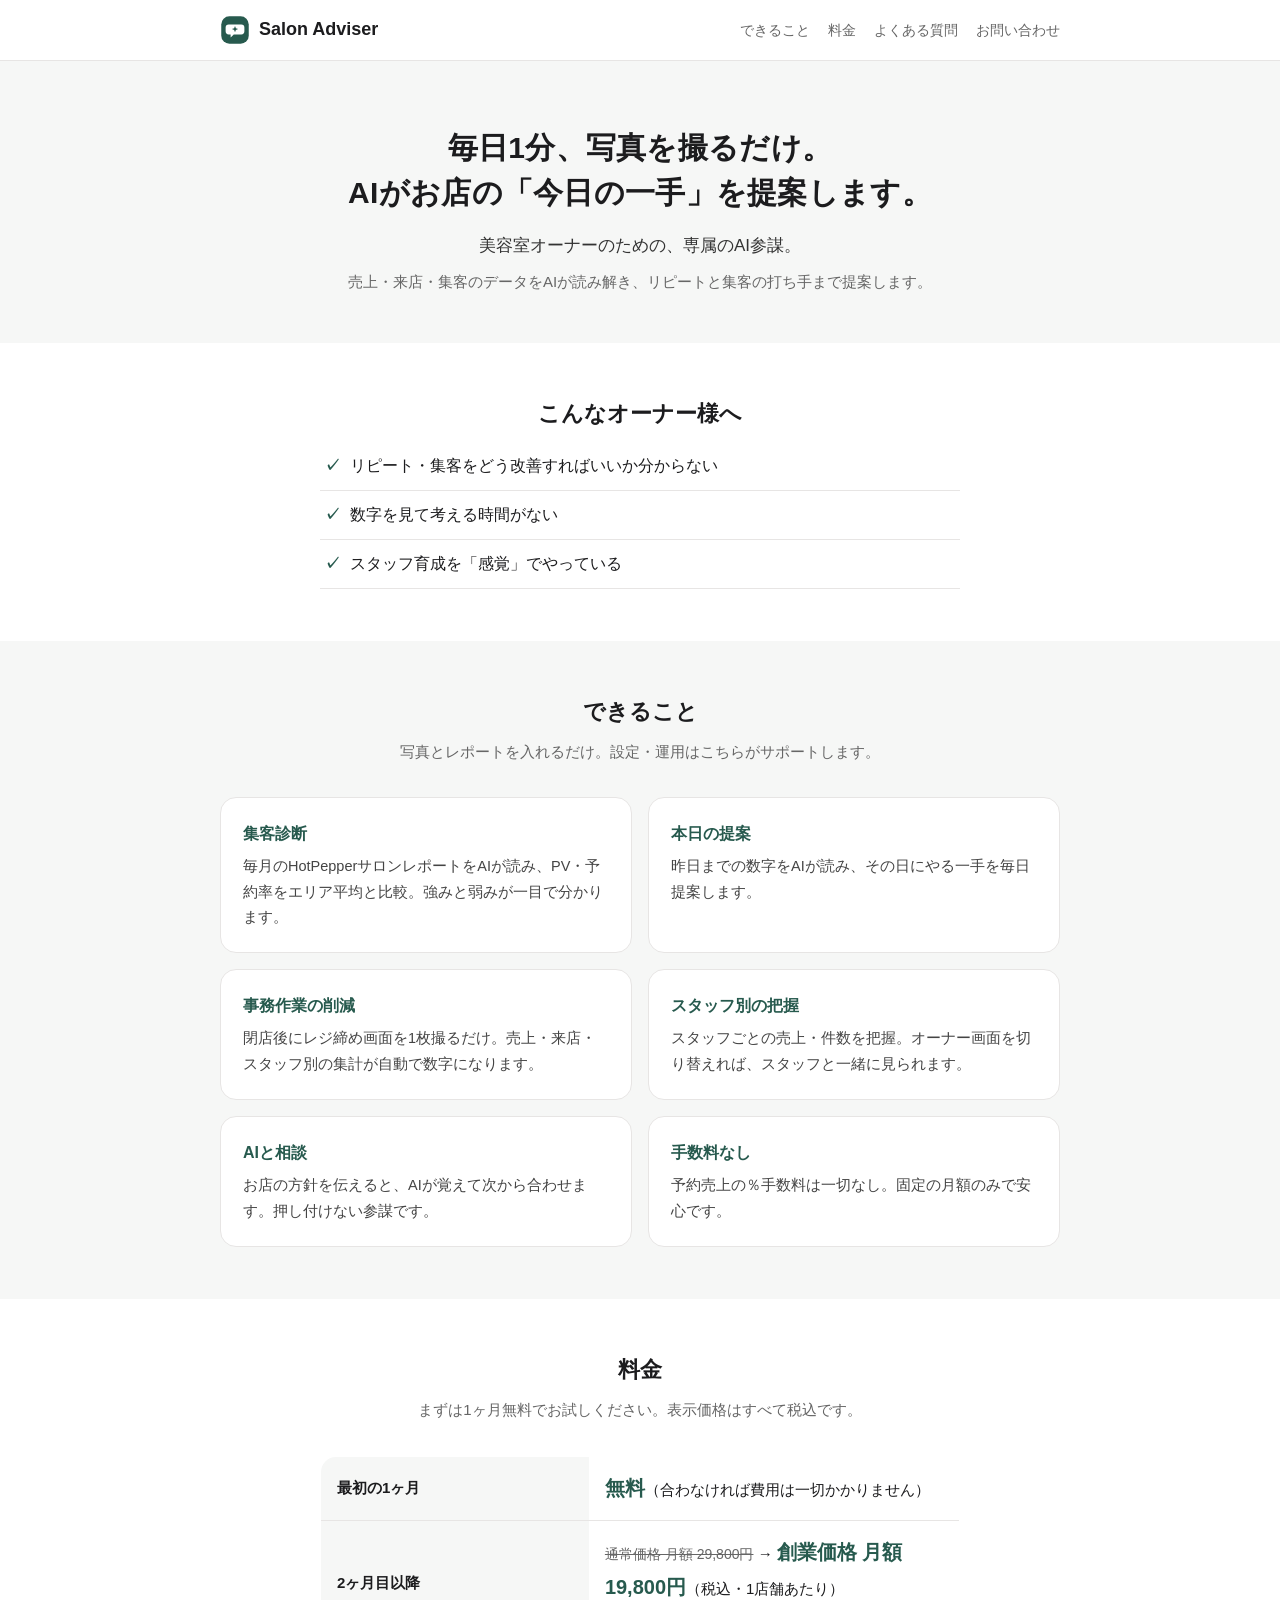
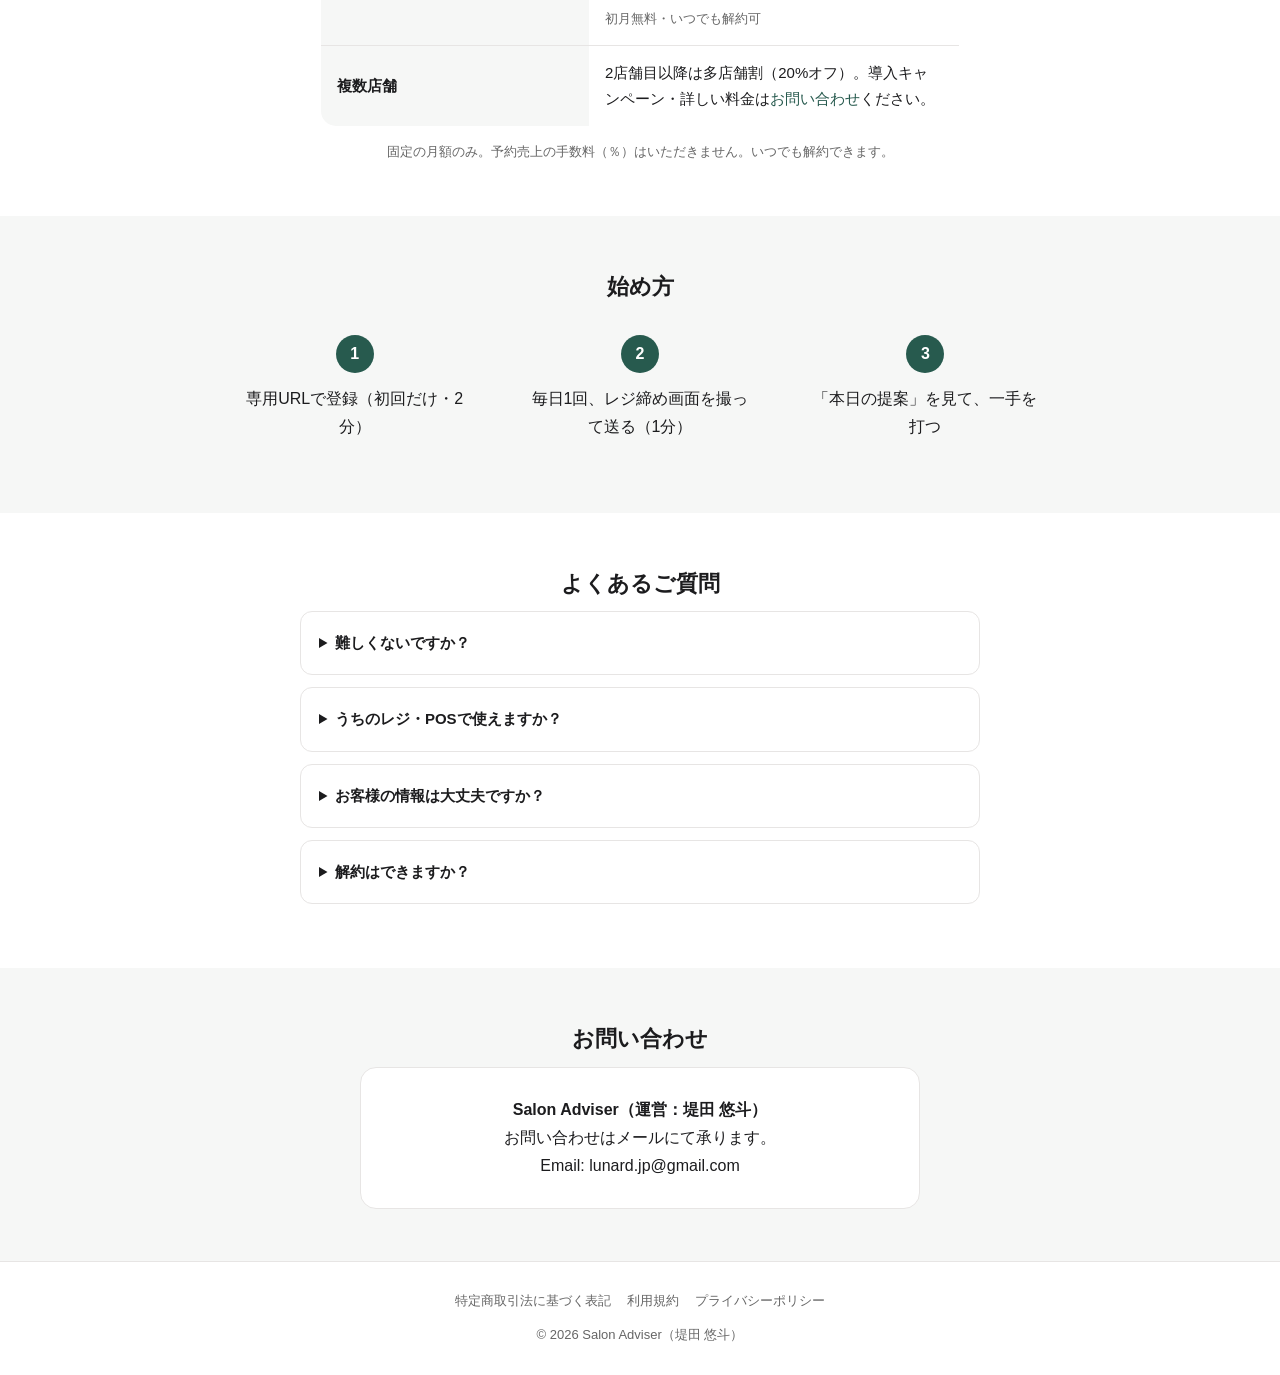
<file: index.html>
<!doctype html>
<html lang="ja">
<head>
<meta charset="utf-8">
<meta name="viewport" content="width=device-width, initial-scale=1">
<title>Salon Adviser｜美容室のためのAI参謀</title>
<meta name="description" content="毎日1分、写真を撮るだけ。AIがサロンの数字を読んで『今日の一手』を提案する、美容室向けの専属AIサービス。">
<link rel="stylesheet" href="style.css">
</head>
<body>

<header class="site-header">
  <div class="wrap">
    <span class="brand">
      <svg viewBox="0 0 48 48" aria-hidden="true"><rect x="2" y="2" width="44" height="44" rx="13" fill="#275A4E"/><path d="M14 15 H34 a5 5 0 0 1 5 5 V26 a5 5 0 0 1 -5 5 H22 l-5 5 v-5 H14 a5 5 0 0 1 -5 -5 V20 a5 5 0 0 1 5 -5 Z" fill="#fff"/><path d="M24 17.5 L25.4 21.1 L29 22.5 L25.4 23.9 L24 27.5 L22.6 23.9 L19 22.5 L22.6 21.1 Z" fill="#275A4E"/></svg>
      Salon Adviser
    </span>
    <nav>
      <a href="#features">できること</a>
      <a href="#price">料金</a>
      <a href="#faq">よくある質問</a>
      <a href="#contact">お問い合わせ</a>
    </nav>
  </div>
</header>

<section class="hero">
  <div class="wrap">
    <h1>毎日1分、写真を撮るだけ。<br>AIがお店の「今日の一手」を提案します。</h1>
    <p class="lead">美容室オーナーのための、専属のAI参謀。</p>
    <p class="sub">売上・来店・集客のデータをAIが読み解き、リピートと集客の打ち手まで提案します。</p>
  </div>
</section>

<section class="block" id="target">
  <div class="wrap">
    <h2 class="sec">こんなオーナー様へ</h2>
    <ul class="plain">
      <li>リピート・集客をどう改善すればいいか分からない</li>
      <li>数字を見て考える時間がない</li>
      <li>スタッフ育成を「感覚」でやっている</li>
    </ul>
  </div>
</section>

<section class="block alt" id="features">
  <div class="wrap">
    <h2 class="sec">できること</h2>
    <p class="sec-lead">写真とレポートを入れるだけ。設定・運用はこちらがサポートします。</p>
    <div class="cards">
      <div class="card"><h3>集客診断</h3><p>毎月のHotPepperサロンレポートをAIが読み、PV・予約率をエリア平均と比較。強みと弱みが一目で分かります。</p></div>
      <div class="card"><h3>本日の提案</h3><p>昨日までの数字をAIが読み、その日にやる一手を毎日提案します。</p></div>
      <div class="card"><h3>事務作業の削減</h3><p>閉店後にレジ締め画面を1枚撮るだけ。売上・来店・スタッフ別の集計が自動で数字になります。</p></div>
      <div class="card"><h3>スタッフ別の把握</h3><p>スタッフごとの売上・件数を把握。オーナー画面を切り替えれば、スタッフと一緒に見られます。</p></div>
      <div class="card"><h3>AIと相談</h3><p>お店の方針を伝えると、AIが覚えて次から合わせます。押し付けない参謀です。</p></div>
      <div class="card"><h3>手数料なし</h3><p>予約売上の％手数料は一切なし。固定の月額のみで安心です。</p></div>
    </div>
  </div>
</section>

<section class="block" id="price">
  <div class="wrap">
    <h2 class="sec">料金</h2>
    <p class="sec-lead">まずは1ヶ月無料でお試しください。表示価格はすべて税込です。</p>
    <table class="price-table">
      <tr><th>最初の1ヶ月</th><td><span class="big-price">無料</span>（合わなければ費用は一切かかりません）</td></tr>
      <tr><th>2ヶ月目以降</th><td><span class="old-price">通常価格 月額 29,800円</span> → <span class="big-price">創業価格 月額 19,800円</span>（税込・1店舗あたり）<br><span class="price-sub">初月無料・いつでも解約可</span></td></tr>
      <tr><th>複数店舗</th><td>2店舗目以降は多店舗割（20%オフ）。導入キャンペーン・詳しい料金は<a href="#contact">お問い合わせ</a>ください。</td></tr>
    </table>
    <p class="price-note">固定の月額のみ。予約売上の手数料（％）はいただきません。いつでも解約できます。</p>
  </div>
</section>

<section class="block alt" id="start">
  <div class="wrap">
    <h2 class="sec">始め方</h2>
    <div class="steps">
      <div class="step"><div class="n">1</div><p>専用URLで登録（初回だけ・2分）</p></div>
      <div class="step"><div class="n">2</div><p>毎日1回、レジ締め画面を撮って送る（1分）</p></div>
      <div class="step"><div class="n">3</div><p>「本日の提案」を見て、一手を打つ</p></div>
    </div>
  </div>
</section>

<section class="block" id="faq">
  <div class="wrap">
    <h2 class="sec">よくあるご質問</h2>
    <div class="faq">
      <details><summary>難しくないですか？</summary><p>毎日やるのは写真1枚だけです。初期設定や使い方は、こちらが一緒にサポートします。</p></details>
      <details><summary>うちのレジ・POSで使えますか？</summary><p>写真をAIが読むので、機種を選びません。どのレジ・POSでも大丈夫です。</p></details>
      <details><summary>お客様の情報は大丈夫ですか？</summary><p>お店ごとに領域を分けて保管し、他店から見えることはありません。お客様の氏名・連絡先などの個人情報をAIに送ることはありません。</p></details>
      <details><summary>解約はできますか？</summary><p>いつでも解約できます。縛りはありません。解約された月以降の請求は発生しません。</p></details>
    </div>
  </div>
</section>

<section class="block alt" id="contact">
  <div class="wrap">
    <h2 class="sec">お問い合わせ</h2>
    <div class="contact-box">
      <p><strong>Salon Adviser（運営：堤田 悠斗）</strong></p>
      <p>お問い合わせはメールにて承ります。</p>
      <p>Email: lunard.jp@gmail.com</p>
    </div>
  </div>
</section>

<footer class="site-footer">
  <div class="wrap">
    <div class="links">
      <a href="tokushoho.html">特定商取引法に基づく表記</a>
      <a href="terms.html">利用規約</a>
      <a href="privacy.html">プライバシーポリシー</a>
    </div>
    <div class="cc">© 2026 Salon Adviser（堤田 悠斗）</div>
  </div>
</footer>

</body>
</html>
</file>
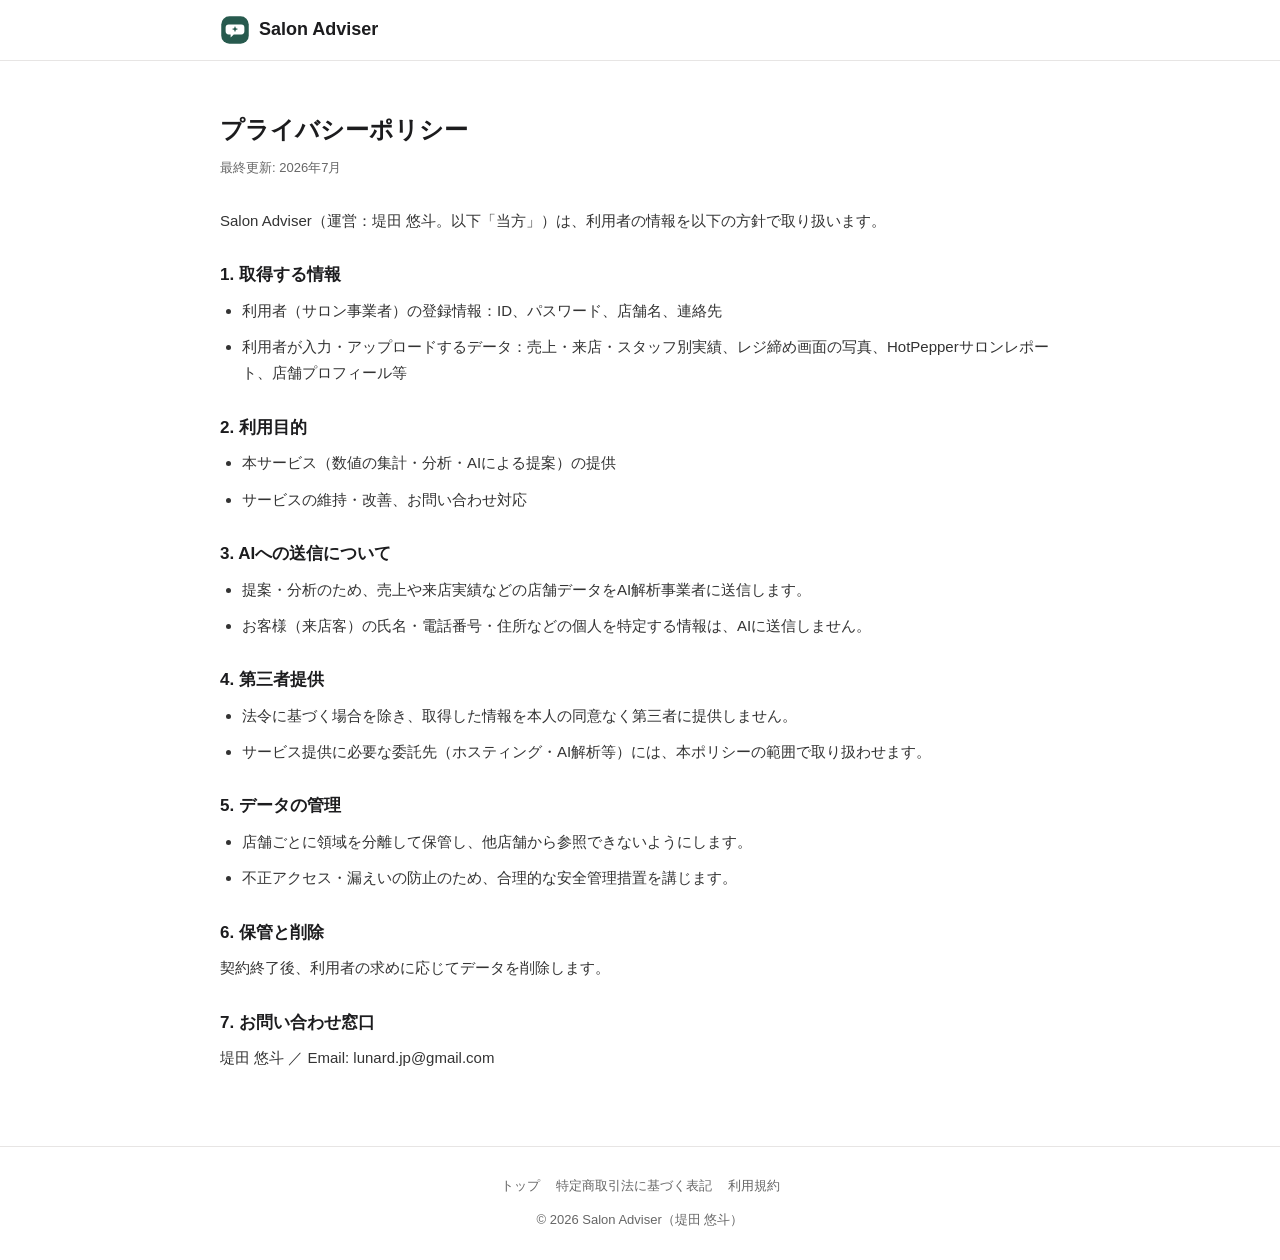
<file: privacy.html>
<!doctype html>
<html lang="ja">
<head>
<meta charset="utf-8">
<meta name="viewport" content="width=device-width, initial-scale=1">
<title>プライバシーポリシー｜Salon Adviser</title>
<link rel="stylesheet" href="style.css">
</head>
<body>

<header class="site-header">
  <div class="wrap">
    <a class="brand" href="index.html">
      <svg viewBox="0 0 48 48" aria-hidden="true"><rect x="2" y="2" width="44" height="44" rx="13" fill="#275A4E"/><path d="M14 15 H34 a5 5 0 0 1 5 5 V26 a5 5 0 0 1 -5 5 H22 l-5 5 v-5 H14 a5 5 0 0 1 -5 -5 V20 a5 5 0 0 1 5 -5 Z" fill="#fff"/><path d="M24 17.5 L25.4 21.1 L29 22.5 L25.4 23.9 L24 27.5 L22.6 23.9 L19 22.5 L22.6 21.1 Z" fill="#275A4E"/></svg>
      Salon Adviser
    </a>
  </div>
</header>

<main class="doc">
  <div class="wrap">
    <h1>プライバシーポリシー</h1>
    <p class="updated">最終更新: 2026年7月</p>
    <p>Salon Adviser（運営：堤田 悠斗。以下「当方」）は、利用者の情報を以下の方針で取り扱います。</p>

    <h2>1. 取得する情報</h2>
    <ul>
      <li>利用者（サロン事業者）の登録情報：ID、パスワード、店舗名、連絡先</li>
      <li>利用者が入力・アップロードするデータ：売上・来店・スタッフ別実績、レジ締め画面の写真、HotPepperサロンレポート、店舗プロフィール等</li>
    </ul>

    <h2>2. 利用目的</h2>
    <ul>
      <li>本サービス（数値の集計・分析・AIによる提案）の提供</li>
      <li>サービスの維持・改善、お問い合わせ対応</li>
    </ul>

    <h2>3. AIへの送信について</h2>
    <ul>
      <li>提案・分析のため、売上や来店実績などの店舗データをAI解析事業者に送信します。</li>
      <li>お客様（来店客）の氏名・電話番号・住所などの個人を特定する情報は、AIに送信しません。</li>
    </ul>

    <h2>4. 第三者提供</h2>
    <ul>
      <li>法令に基づく場合を除き、取得した情報を本人の同意なく第三者に提供しません。</li>
      <li>サービス提供に必要な委託先（ホスティング・AI解析等）には、本ポリシーの範囲で取り扱わせます。</li>
    </ul>

    <h2>5. データの管理</h2>
    <ul>
      <li>店舗ごとに領域を分離して保管し、他店舗から参照できないようにします。</li>
      <li>不正アクセス・漏えいの防止のため、合理的な安全管理措置を講じます。</li>
    </ul>

    <h2>6. 保管と削除</h2>
    <p>契約終了後、利用者の求めに応じてデータを削除します。</p>

    <h2>7. お問い合わせ窓口</h2>
    <p>堤田 悠斗 ／ Email: lunard.jp@gmail.com</p>
  </div>
</main>

<footer class="site-footer">
  <div class="wrap">
    <div class="links">
      <a href="index.html">トップ</a>
      <a href="tokushoho.html">特定商取引法に基づく表記</a>
      <a href="terms.html">利用規約</a>
    </div>
    <div class="cc">© 2026 Salon Adviser（堤田 悠斗）</div>
  </div>
</footer>

</body>
</html>
</file>
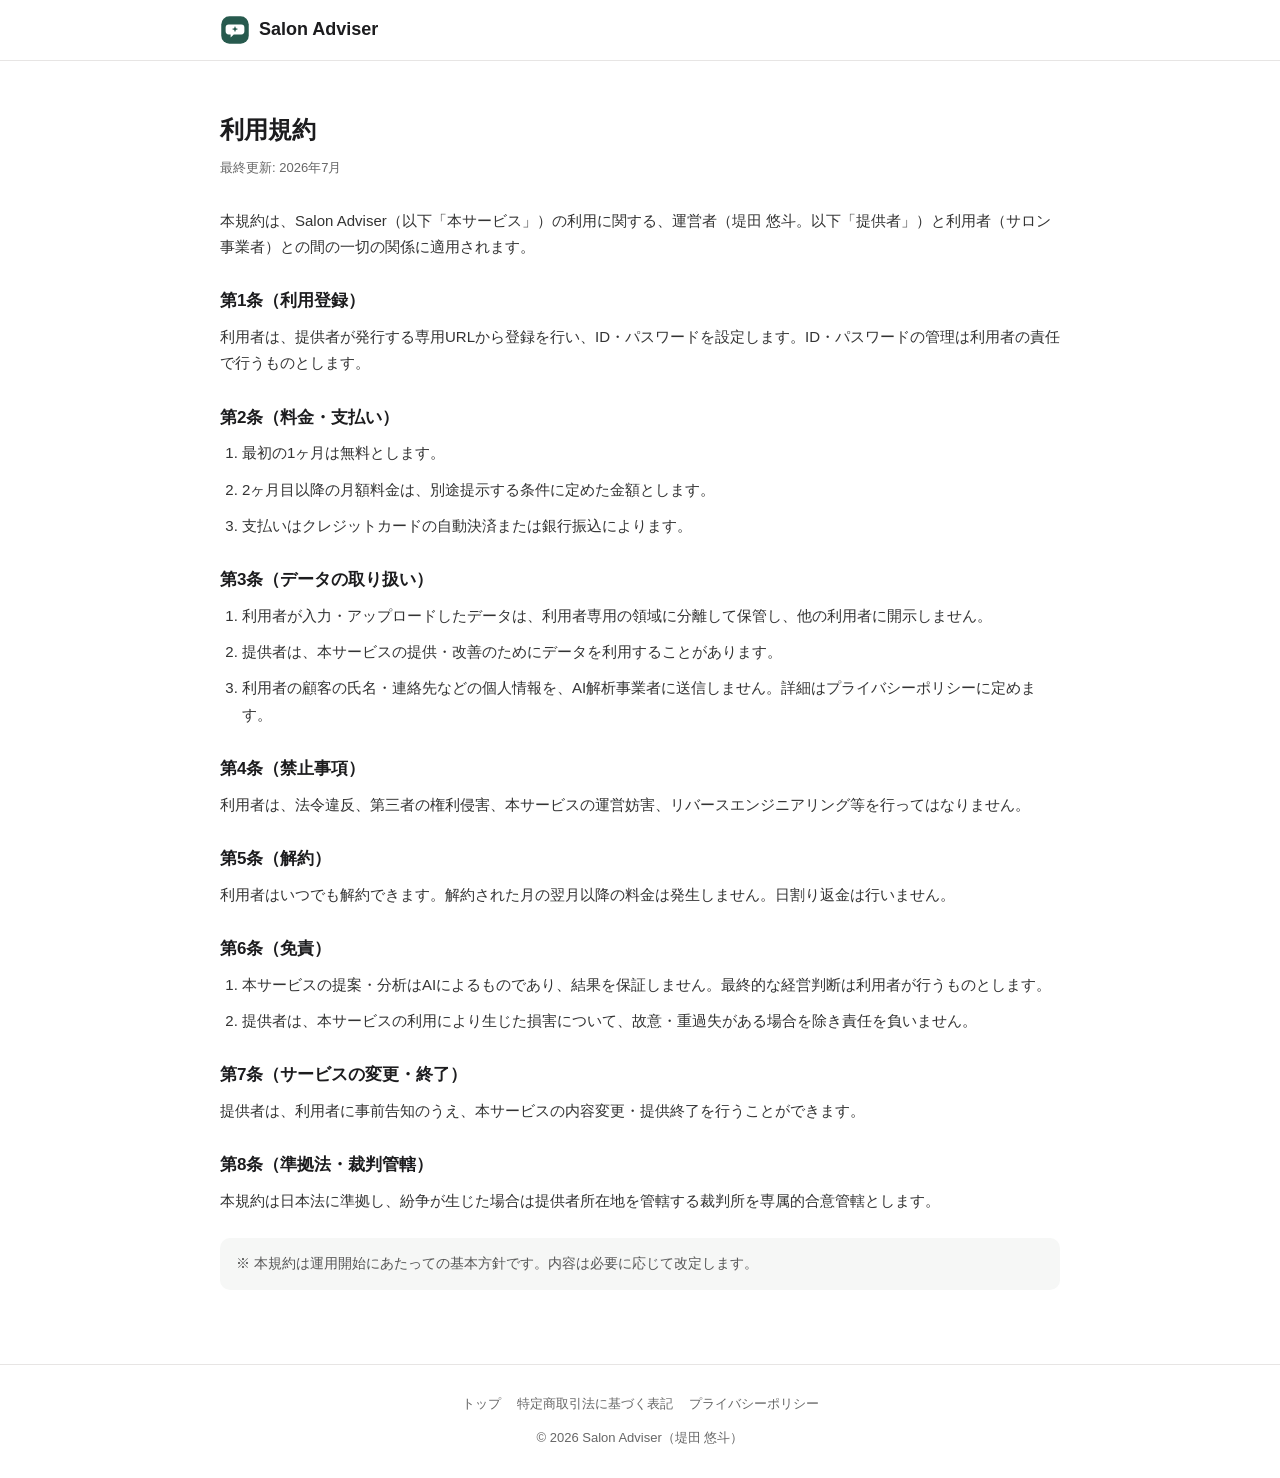
<file: terms.html>
<!doctype html>
<html lang="ja">
<head>
<meta charset="utf-8">
<meta name="viewport" content="width=device-width, initial-scale=1">
<title>利用規約｜Salon Adviser</title>
<link rel="stylesheet" href="style.css">
</head>
<body>

<header class="site-header">
  <div class="wrap">
    <a class="brand" href="index.html">
      <svg viewBox="0 0 48 48" aria-hidden="true"><rect x="2" y="2" width="44" height="44" rx="13" fill="#275A4E"/><path d="M14 15 H34 a5 5 0 0 1 5 5 V26 a5 5 0 0 1 -5 5 H22 l-5 5 v-5 H14 a5 5 0 0 1 -5 -5 V20 a5 5 0 0 1 5 -5 Z" fill="#fff"/><path d="M24 17.5 L25.4 21.1 L29 22.5 L25.4 23.9 L24 27.5 L22.6 23.9 L19 22.5 L22.6 21.1 Z" fill="#275A4E"/></svg>
      Salon Adviser
    </a>
  </div>
</header>

<main class="doc">
  <div class="wrap">
    <h1>利用規約</h1>
    <p class="updated">最終更新: 2026年7月</p>
    <p>本規約は、Salon Adviser（以下「本サービス」）の利用に関する、運営者（堤田 悠斗。以下「提供者」）と利用者（サロン事業者）との間の一切の関係に適用されます。</p>

    <h2>第1条（利用登録）</h2>
    <p>利用者は、提供者が発行する専用URLから登録を行い、ID・パスワードを設定します。ID・パスワードの管理は利用者の責任で行うものとします。</p>

    <h2>第2条（料金・支払い）</h2>
    <ol>
      <li>最初の1ヶ月は無料とします。</li>
      <li>2ヶ月目以降の月額料金は、別途提示する条件に定めた金額とします。</li>
      <li>支払いはクレジットカードの自動決済または銀行振込によります。</li>
    </ol>

    <h2>第3条（データの取り扱い）</h2>
    <ol>
      <li>利用者が入力・アップロードしたデータは、利用者専用の領域に分離して保管し、他の利用者に開示しません。</li>
      <li>提供者は、本サービスの提供・改善のためにデータを利用することがあります。</li>
      <li>利用者の顧客の氏名・連絡先などの個人情報を、AI解析事業者に送信しません。詳細はプライバシーポリシーに定めます。</li>
    </ol>

    <h2>第4条（禁止事項）</h2>
    <p>利用者は、法令違反、第三者の権利侵害、本サービスの運営妨害、リバースエンジニアリング等を行ってはなりません。</p>

    <h2>第5条（解約）</h2>
    <p>利用者はいつでも解約できます。解約された月の翌月以降の料金は発生しません。日割り返金は行いません。</p>

    <h2>第6条（免責）</h2>
    <ol>
      <li>本サービスの提案・分析はAIによるものであり、結果を保証しません。最終的な経営判断は利用者が行うものとします。</li>
      <li>提供者は、本サービスの利用により生じた損害について、故意・重過失がある場合を除き責任を負いません。</li>
    </ol>

    <h2>第7条（サービスの変更・終了）</h2>
    <p>提供者は、利用者に事前告知のうえ、本サービスの内容変更・提供終了を行うことができます。</p>

    <h2>第8条（準拠法・裁判管轄）</h2>
    <p>本規約は日本法に準拠し、紛争が生じた場合は提供者所在地を管轄する裁判所を専属的合意管轄とします。</p>

    <p class="note" style="margin-top:24px">※ 本規約は運用開始にあたっての基本方針です。内容は必要に応じて改定します。</p>
  </div>
</main>

<footer class="site-footer">
  <div class="wrap">
    <div class="links">
      <a href="index.html">トップ</a>
      <a href="tokushoho.html">特定商取引法に基づく表記</a>
      <a href="privacy.html">プライバシーポリシー</a>
    </div>
    <div class="cc">© 2026 Salon Adviser（堤田 悠斗）</div>
  </div>
</footer>

</body>
</html>
</file>
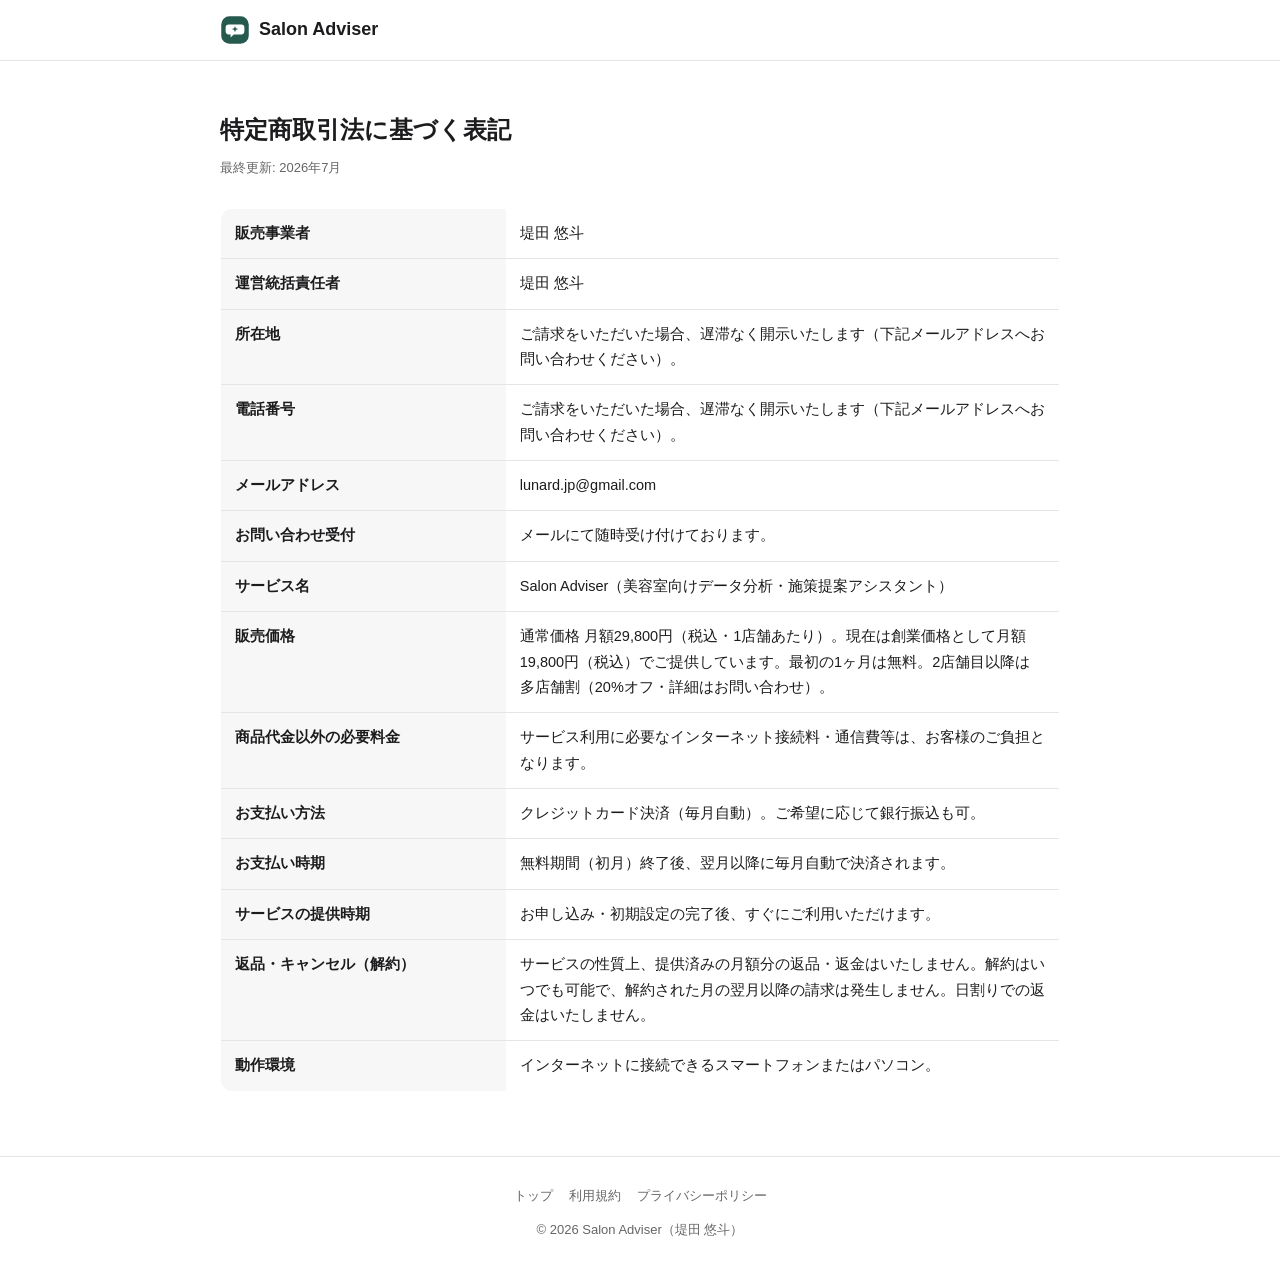
<file: tokushoho.html>
<!doctype html>
<html lang="ja">
<head>
<meta charset="utf-8">
<meta name="viewport" content="width=device-width, initial-scale=1">
<title>特定商取引法に基づく表記｜Salon Adviser</title>
<link rel="stylesheet" href="style.css">
</head>
<body>

<header class="site-header">
  <div class="wrap">
    <a class="brand" href="index.html">
      <svg viewBox="0 0 48 48" aria-hidden="true"><rect x="2" y="2" width="44" height="44" rx="13" fill="#275A4E"/><path d="M14 15 H34 a5 5 0 0 1 5 5 V26 a5 5 0 0 1 -5 5 H22 l-5 5 v-5 H14 a5 5 0 0 1 -5 -5 V20 a5 5 0 0 1 5 -5 Z" fill="#fff"/><path d="M24 17.5 L25.4 21.1 L29 22.5 L25.4 23.9 L24 27.5 L22.6 23.9 L19 22.5 L22.6 21.1 Z" fill="#275A4E"/></svg>
      Salon Adviser
    </a>
  </div>
</header>

<main class="doc">
  <div class="wrap">
    <h1>特定商取引法に基づく表記</h1>
    <p class="updated">最終更新: 2026年7月</p>

    <table class="kv">
      <tr><th>販売事業者</th><td>堤田 悠斗</td></tr>
      <tr><th>運営統括責任者</th><td>堤田 悠斗</td></tr>
      <tr><th>所在地</th><td>ご請求をいただいた場合、遅滞なく開示いたします（下記メールアドレスへお問い合わせください）。</td></tr>
      <tr><th>電話番号</th><td>ご請求をいただいた場合、遅滞なく開示いたします（下記メールアドレスへお問い合わせください）。</td></tr>
      <tr><th>メールアドレス</th><td>lunard.jp@gmail.com</td></tr>
      <tr><th>お問い合わせ受付</th><td>メールにて随時受け付けております。</td></tr>
      <tr><th>サービス名</th><td>Salon Adviser（美容室向けデータ分析・施策提案アシスタント）</td></tr>
      <tr><th>販売価格</th><td>通常価格 月額29,800円（税込・1店舗あたり）。現在は創業価格として月額19,800円（税込）でご提供しています。最初の1ヶ月は無料。2店舗目以降は多店舗割（20%オフ・詳細はお問い合わせ）。</td></tr>
      <tr><th>商品代金以外の必要料金</th><td>サービス利用に必要なインターネット接続料・通信費等は、お客様のご負担となります。</td></tr>
      <tr><th>お支払い方法</th><td>クレジットカード決済（毎月自動）。ご希望に応じて銀行振込も可。</td></tr>
      <tr><th>お支払い時期</th><td>無料期間（初月）終了後、翌月以降に毎月自動で決済されます。</td></tr>
      <tr><th>サービスの提供時期</th><td>お申し込み・初期設定の完了後、すぐにご利用いただけます。</td></tr>
      <tr><th>返品・キャンセル（解約）</th><td>サービスの性質上、提供済みの月額分の返品・返金はいたしません。解約はいつでも可能で、解約された月の翌月以降の請求は発生しません。日割りでの返金はいたしません。</td></tr>
      <tr><th>動作環境</th><td>インターネットに接続できるスマートフォンまたはパソコン。</td></tr>
    </table>

  </div>
</main>

<footer class="site-footer">
  <div class="wrap">
    <div class="links">
      <a href="index.html">トップ</a>
      <a href="terms.html">利用規約</a>
      <a href="privacy.html">プライバシーポリシー</a>
    </div>
    <div class="cc">© 2026 Salon Adviser（堤田 悠斗）</div>
  </div>
</footer>

</body>
</html>
</file>
<file: style.css>
:root {
  --brand: #275a4e;
  --brand-hover: #1f4b40;
  --ink: #1c1c1e;
  --muted: #666;
  --line: #e7e5e4;
  --soft: #f6f7f6;
}
* { box-sizing: border-box; margin: 0; padding: 0; }
html { scroll-behavior: smooth; }
body {
  font-family: "Hiragino Sans", "Hiragino Kaku Gothic ProN", "Noto Sans JP", Meiryo, sans-serif;
  color: var(--ink);
  line-height: 1.75;
  background: #fff;
  -webkit-font-smoothing: antialiased;
}
a { color: var(--brand); text-decoration: none; }
a:hover { text-decoration: underline; }
.wrap { max-width: 880px; margin: 0 auto; padding: 0 20px; }

/* Header */
.site-header {
  position: sticky; top: 0; z-index: 10;
  background: rgba(255,255,255,.92); backdrop-filter: blur(8px);
  border-bottom: 1px solid var(--line);
}
.site-header .wrap { display: flex; align-items: center; gap: 10px; height: 60px; }
.brand { display: flex; align-items: center; gap: 9px; font-weight: 700; font-size: 18px; color: var(--ink); }
.brand svg { width: 30px; height: 30px; }
.site-header nav { margin-left: auto; display: flex; gap: 18px; font-size: 14px; }
.site-header nav a { color: var(--muted); }
@media (max-width: 600px) { .site-header nav { display: none; } }

/* Hero */
.hero { padding: 64px 0 48px; text-align: center; background: var(--soft); }
.hero h1 { font-size: 30px; line-height: 1.5; letter-spacing: .01em; }
.hero p.lead { margin-top: 16px; font-size: 17px; color: #333; }
.hero .sub { margin-top: 8px; color: var(--muted); font-size: 15px; }

/* Sections */
section.block { padding: 52px 0; }
section.block.alt { background: var(--soft); }
h2.sec { font-size: 22px; text-align: center; margin-bottom: 8px; }
p.sec-lead { text-align: center; color: var(--muted); margin-bottom: 32px; font-size: 15px; }

/* Feature cards */
.cards { display: grid; grid-template-columns: repeat(2, 1fr); gap: 16px; }
@media (max-width: 600px) { .cards { grid-template-columns: 1fr; } }
.card { background: #fff; border: 1px solid var(--line); border-radius: 16px; padding: 22px; }
.card h3 { font-size: 16px; color: var(--brand); margin-bottom: 6px; }
.card p { font-size: 14.5px; color: #444; }

/* List */
ul.plain { list-style: none; max-width: 640px; margin: 0 auto; }
ul.plain li { padding: 10px 0 10px 30px; position: relative; border-bottom: 1px solid var(--line); }
ul.plain li:before { content: "✓"; position: absolute; left: 4px; color: var(--brand); font-weight: 700; }

/* Steps */
.steps { display: grid; grid-template-columns: repeat(3,1fr); gap: 16px; }
@media (max-width: 600px) { .steps { grid-template-columns: 1fr; } }
.step { text-align: center; padding: 20px; }
.step .n { width: 38px; height: 38px; border-radius: 50%; background: var(--brand); color: #fff; font-weight: 700; display: flex; align-items: center; justify-content: center; margin: 0 auto 12px; }

/* Pricing */
.price-table { width: 100%; border-collapse: collapse; margin: 0 auto; max-width: 640px; background: #fff; border: 1px solid var(--line); border-radius: 16px; overflow: hidden; }
.price-table th, .price-table td { padding: 14px 16px; text-align: left; border-bottom: 1px solid var(--line); font-size: 15px; }
.price-table th { background: var(--soft); font-weight: 600; width: 42%; }
.price-table tr:last-child td, .price-table tr:last-child th { border-bottom: 0; }
.price-note { text-align: center; color: var(--muted); font-size: 13px; margin-top: 14px; }
.big-price { font-size: 20px; font-weight: 700; color: var(--brand); }
.old-price { text-decoration: line-through; color: var(--muted); font-size: 14px; }
.price-sub { color: var(--muted); font-size: 13px; }

/* FAQ */
.faq { max-width: 680px; margin: 0 auto; }
.faq details { border: 1px solid var(--line); border-radius: 12px; padding: 4px 18px; margin-bottom: 12px; background: #fff; }
.faq summary { font-weight: 600; padding: 14px 0; cursor: pointer; font-size: 15px; }
.faq details p { padding-bottom: 14px; color: #444; font-size: 14.5px; }

/* Legal / doc pages */
.doc { padding: 48px 0 64px; }
.doc h1 { font-size: 24px; margin-bottom: 6px; }
.doc .updated { color: var(--muted); font-size: 13px; margin-bottom: 28px; }
.doc h2 { font-size: 17px; margin: 26px 0 8px; }
.doc p, .doc li { font-size: 15px; color: #333; margin-bottom: 10px; }
.doc ul, .doc ol { padding-left: 22px; }
.doc .note { background: var(--soft); border-radius: 10px; padding: 14px 16px; font-size: 13.5px; color: #555; }
.doc table.kv { width: 100%; border-collapse: collapse; border: 1px solid var(--line); border-radius: 12px; overflow: hidden; }
.doc table.kv th, .doc table.kv td { padding: 12px 14px; text-align: left; border-bottom: 1px solid var(--line); font-size: 14.5px; vertical-align: top; }
.doc table.kv th { background: var(--soft); font-weight: 600; width: 34%; }
.doc table.kv tr:last-child th, .doc table.kv tr:last-child td { border-bottom: 0; }
.todo { color: #b45309; font-weight: 600; }

/* Contact */
.contact-box { max-width: 560px; margin: 0 auto; text-align: center; background: #fff; border: 1px solid var(--line); border-radius: 16px; padding: 28px; }

/* Footer */
.site-footer { border-top: 1px solid var(--line); padding: 28px 0; color: var(--muted); font-size: 13px; }
.site-footer .links { display: flex; flex-wrap: wrap; gap: 16px; justify-content: center; margin-bottom: 12px; }
.site-footer .links a { color: var(--muted); }
.site-footer .cc { text-align: center; }
</file>
